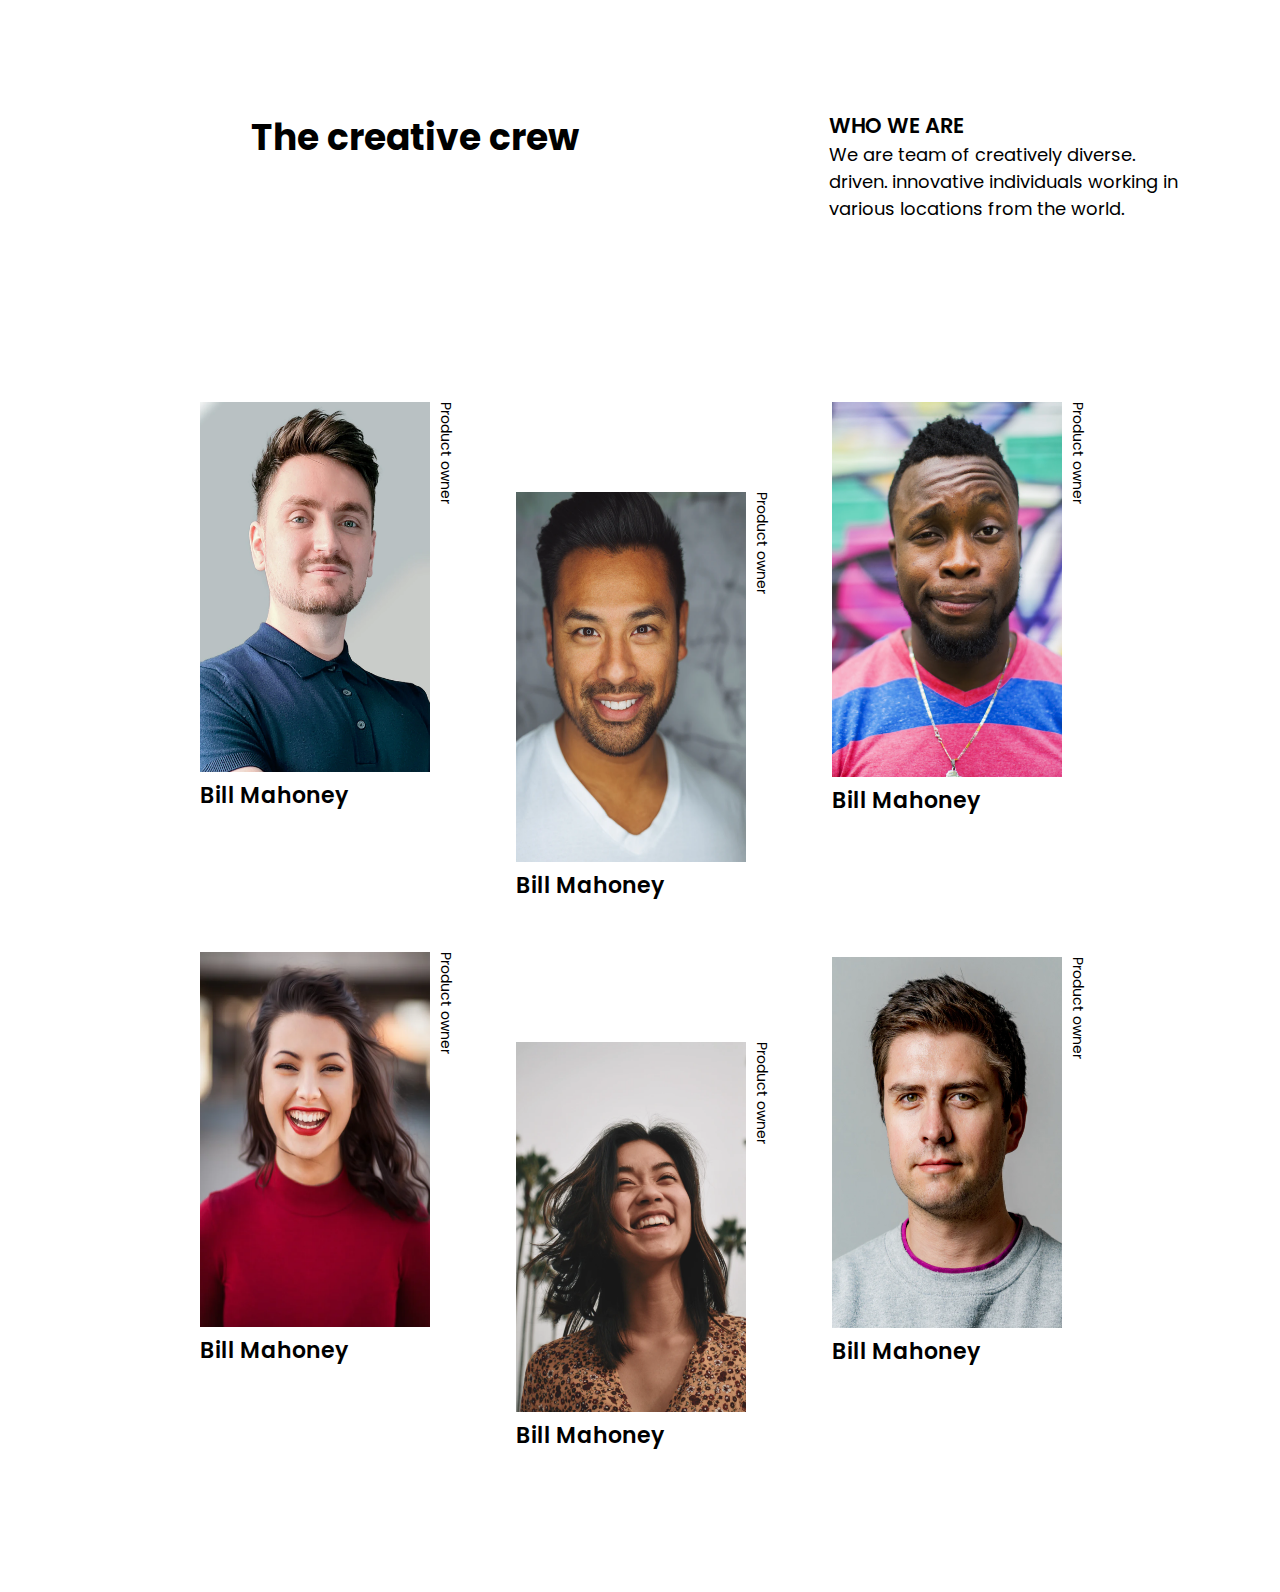
<file: index.html>
<!DOCTYPE html>
<html lang="en">
  <head>
    <meta charset="utf-8" />
    <meta
      name="viewport"
      content="width=device-width, initial-scale=1,
  maximum-scale=5"
    />

    <link rel="icon" href="devchallenges.png" />

    <link
      rel="shortcut icon"
      type="image/x-icon"
      href="https://devchallenges.io/"
    />

    <link
      href="https://fonts.googleapis.com/css2?family=Poppins:wght@400;500&display=swap"
      rel="stylesheet"
    />

    <link rel="stylesheet" href="style.css" />

    <title>My-Team-Page/Devchallenges</title>
  </head>
  <body>
    <!-- header section -->
    <header>
      <div class="tittle">
        <h4>The creative crew</h4>
      </div>
      <div class="content">
        <h3>WHO WE ARE</h3>
        <p class="content-des">
          We are team of creatively diverse. driven. innovative individuals
          working in various locations from the world.
        </p>
      </div>
    </header>

    <!-- main -->
    <main>
      <div class="container-1">
        <div class="image-box">
          <div class="image">
            <img src="images/photo1.png" alt="" />
            <p class="name">Bill Mahoney</p>
          </div>
          <div class="sidebar">Product owner</div>
        </div>
        <div class="image-box kelma">
          <div class="image">
            <img src="images/photo2.png" alt="" />
            <p class="name">Bill Mahoney</p>
          </div>
          <div class="sidebar">Product owner</div>
        </div>
      </div>
      <div class="container2">
        <div class="image-box">
          <div class="image">
            <img src="images/photo3.png" alt="" />
            <p class="name">Bill Mahoney</p>
          </div>
          <div class="sidebar">Product owner</div>
        </div>
        <div class="image-box">
          <div class="image">
            <img src="images/photo4.png" alt="" />
            <p class="name">Bill Mahoney</p>
          </div>
          <div class="sidebar">Product owner</div>
        </div>
      </div>
      <div class="container3">
        <div class="image-box kelma">
          <div class="image">
            <img src="images/photo5.png" alt="" />
            <p class="name">Bill Mahoney</p>
          </div>
          <div class="sidebar">Product owner</div>
        </div>
        <div class="image-box">
          <div class="image">
            <img src="images/photo6.png" alt="" />
            <p class="name">Bill Mahoney</p>
          </div>
          <div class="sidebar">Product owner</div>
        </div>
      </div>
    </main>
  </body>
</html>
</file>
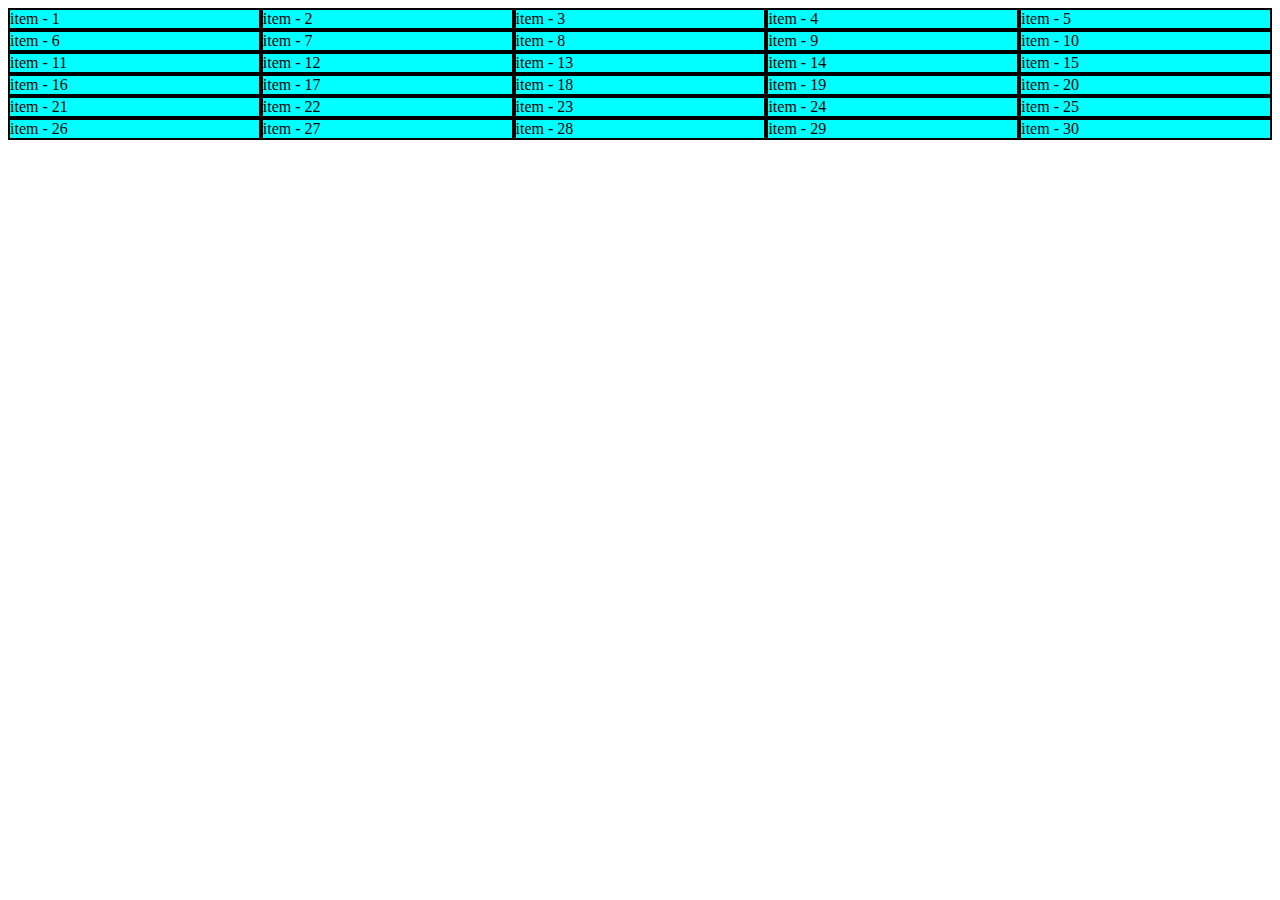
<file: grid.html>
<!DOCTYPE html>
<html lang="en">
  <head>
    <meta charset="UTF-8" />
    <meta http-equiv="X-UA-Compatible" content="IE=edge" />
    <meta name="viewport" content="width=device-width, initial-scale=1.0" />
    <title>grid</title>
    <style>
      .box {
        border: 2px solid black;
        background-color: aqua;
      }
      body {
        display: grid;
        grid-template-columns: repeat(5, 1fr);
        /* grid-template-rows: repeat(4, 1fr) 200px; */
        /* grid-template-columns: repeat(1, 1fr) 500px; */
      }
    </style>
  </head>
  <body>
    <div class="box">item - 1</div>
    <div class="box">item - 2</div>
    <div class="box">item - 3</div>
    <div class="box">item - 4</div>
    <div class="box">item - 5</div>
    <div class="box">item - 6</div>
    <div class="box">item - 7</div>
    <div class="box">item - 8</div>
    <div class="box">item - 9</div>
    <div class="box">item - 10</div>
    <div class="box">item - 11</div>
    <div class="box">item - 12</div>
    <div class="box">item - 13</div>
    <div class="box">item - 14</div>
    <div class="box">item - 15</div>
    <div class="box">item - 16</div>
    <div class="box">item - 17</div>
    <div class="box">item - 18</div>
    <div class="box">item - 19</div>
    <div class="box">item - 20</div>
    <div class="box">item - 21</div>
    <div class="box">item - 22</div>
    <div class="box">item - 23</div>
    <div class="box">item - 24</div>
    <div class="box">item - 25</div>
    <div class="box">item - 26</div>
    <div class="box">item - 27</div>
    <div class="box">item - 28</div>
    <div class="box">item - 29</div>
    <div class="box">item - 30</div>
  </body>
</html>
</file>
<file: style.css>
/* Common Sharaed style */
* {
  margin: 0px;
  padding: 0px;
}

body {
  font-family: "Poppins", sans-serif;
  width: 1440px;
}

/* header section */
header {
  display: flex;
  justify-content: space-evenly;
  padding-top: 110px;
  margin-bottom: 20vh;
}

.tittle {
  font-size: 36px;
  font-weight: 700;
}

.content {
  width: 25%;
  font-size: 18px;
}

.content h3 {
  font-weight: 600;
}

.content-des {
  font-weight: 400;
}

/* main */
main img {
  width: 100%;
  height: 100%;
}
main {
  display: flex;
  gap: 60px;
  margin-left: 200px;
}
.image-box {
  width: 20vw;
  height: 20vh;
  height: auto;
  display: flex;
  gap: 5px;
  margin-bottom: 20vh;
}
.name {
  font-size: 22px;
  font-weight: 600;
}
.sidebar {
  position: relative;
  writing-mode: vertical-rl;
  font-size: 14px;
  font-weight: 400;
}
.container2 {
  padding-top: 10vh;
}
/* .container2 .image-box {
  margin-bottom: 30vh;
} */
</file>
